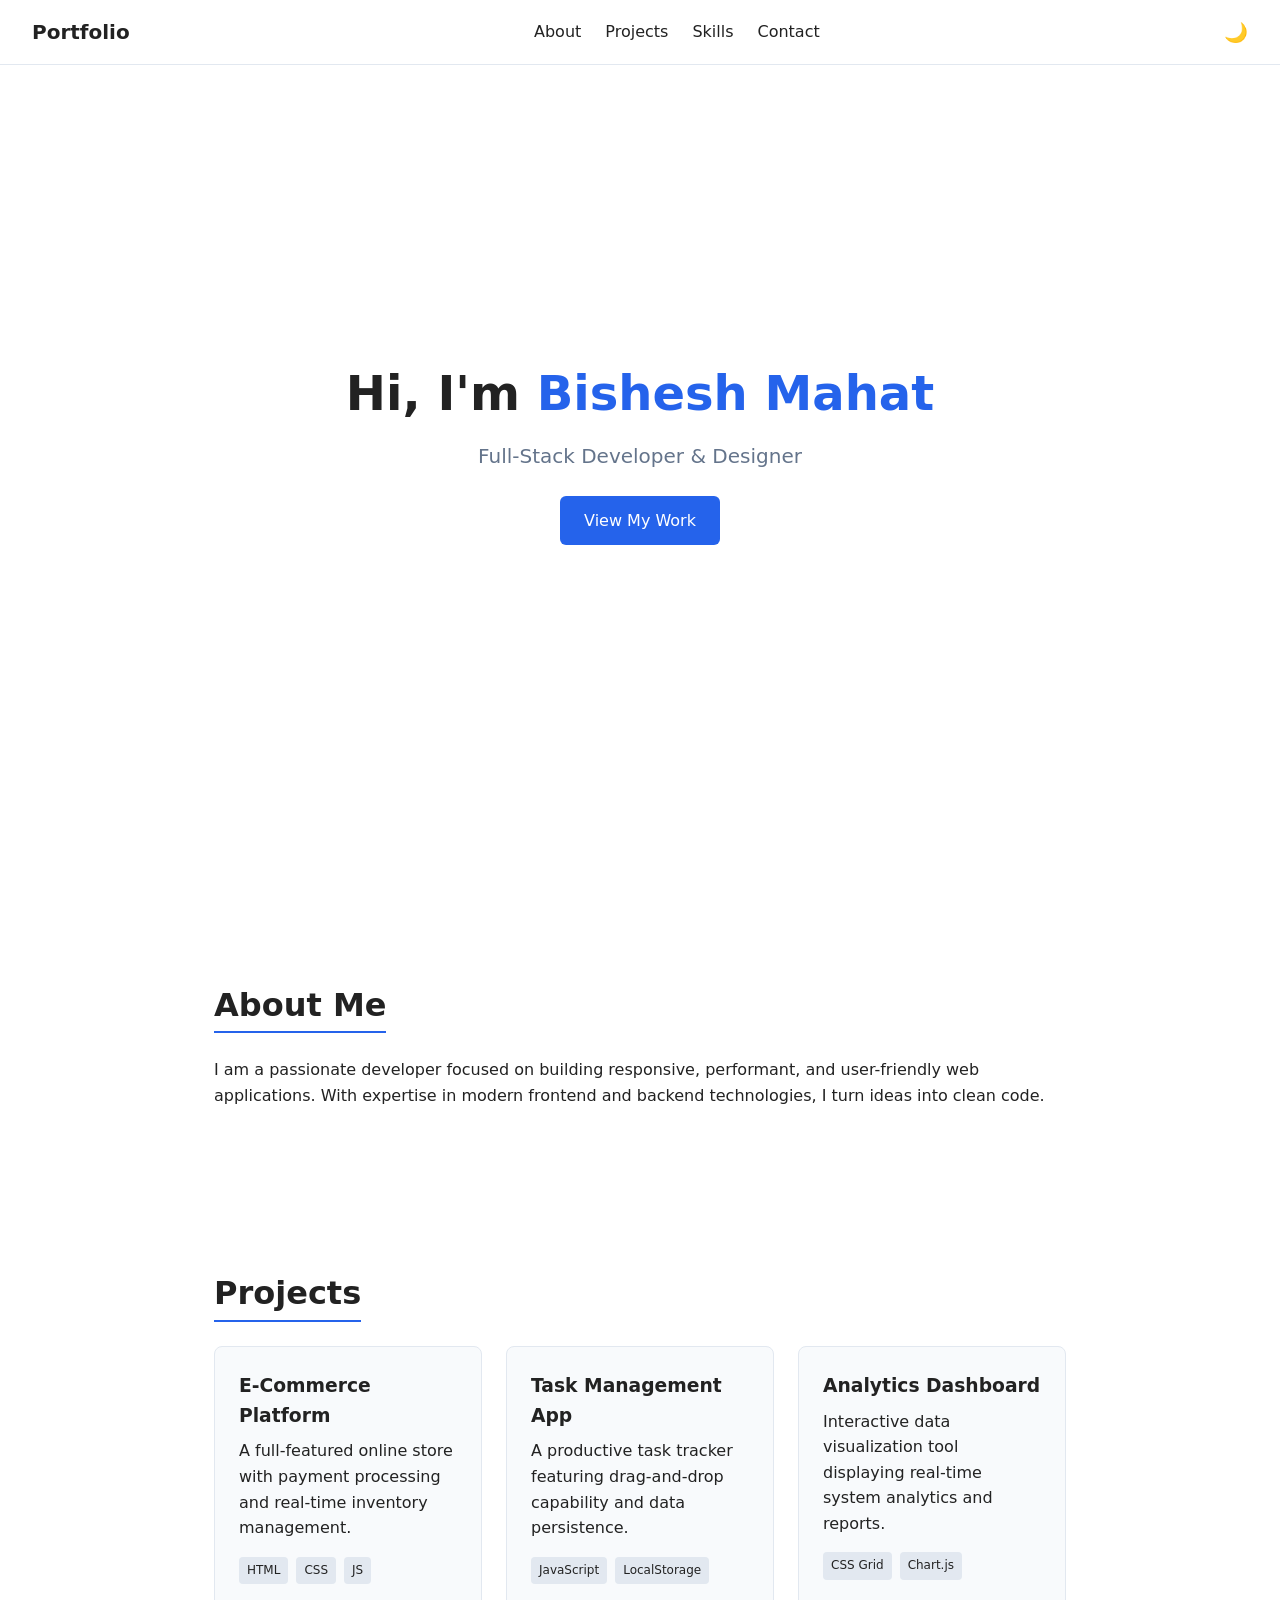
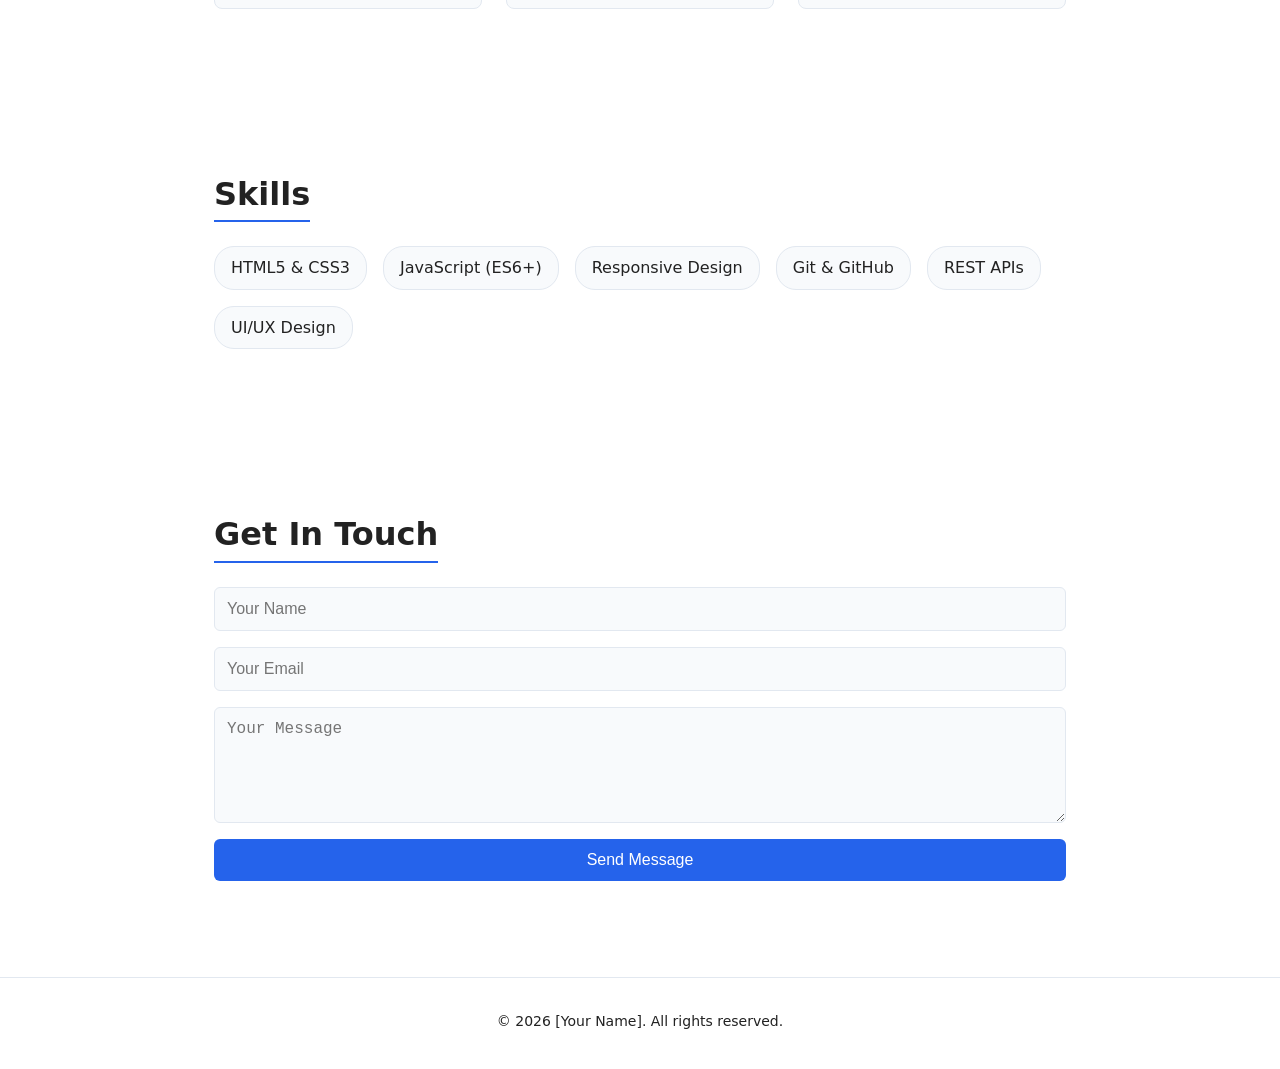
<file: index.html>
<!DOCTYPE html>
<html lang="en">
<head>
  <meta charset="UTF-8" />
  <meta name="viewport" content="width=device-width, initial-scale=1.0" />
  <title>Professional Portfolio</title>
  <link rel="stylesheet" href="style.css" />
  <script src="script.js" defer></script>
</head>
<body>

  <!-- Navigation -->
  <nav class="navbar">
    <div class="logo">Portfolio</div>
    <ul class="nav-links">
      <li><a href="#about">About</a></li>
      <li><a href="#projects">Projects</a></li>
      <li><a href="#skills">Skills</a></li>
      <li><a href="#contact">Contact</a></li>
    </ul>
    <button id="theme-toggle" aria-label="Toggle dark mode">🌙</button>
  </nav>

  <!-- Hero Section -->
  <header class="hero">
    <div class="hero-content">
      <h1>Hi, I'm <span class="highlight">Bishesh Mahat</span></h1>
      <p class="tagline">Full-Stack Developer & Designer</p>
      <a href="#projects" class="btn">View My Work</a>
    </div>
  </header>

  <!-- About Section -->
  <section id="about" class="section">
    <h2>About Me</h2>
    <p>
      I am a passionate developer focused on building responsive, performant, and user-friendly web applications. With expertise in modern frontend and backend technologies, I turn ideas into clean code.
    </p>
  </section>

  <!-- Projects Section -->
  <section id="projects" class="section">
    <h2>Projects</h2>
    <div class="project-grid">
      <div class="project-card">
        <h3>E-Commerce Platform</h3>
        <p>A full-featured online store with payment processing and real-time inventory management.</p>
        <div class="tags">
          <span>HTML</span><span>CSS</span><span>JS</span>
        </div>
      </div>
      <div class="project-card">
        <h3>Task Management App</h3>
        <p>A productive task tracker featuring drag-and-drop capability and data persistence.</p>
        <div class="tags">
          <span>JavaScript</span><span>LocalStorage</span>
        </div>
      </div>
      <div class="project-card">
        <h3>Analytics Dashboard</h3>
        <p>Interactive data visualization tool displaying real-time system analytics and reports.</p>
        <div class="tags">
          <span>CSS Grid</span><span>Chart.js</span>
        </div>
      </div>
    </div>
  </section>

  <!-- Skills Section -->
  <section id="skills" class="section">
    <h2>Skills</h2>
    <ul class="skills-list">
      <li>HTML5 & CSS3</li>
      <li>JavaScript (ES6+)</li>
      <li>Responsive Design</li>
      <li>Git & GitHub</li>
      <li>REST APIs</li>
      <li>UI/UX Design</li>
    </ul>
  </section>

  <!-- Contact Section -->
  <section id="contact" class="section">
    <h2>Get In Touch</h2>
    <form id="contact-form" class="contact-form">
      <input type="text" id="name" placeholder="Your Name" required />
      <input type="email" id="email" placeholder="Your Email" required />
      <textarea id="message" rows="5" placeholder="Your Message" required></textarea>
      <button type="submit" class="btn">Send Message</button>
    </form>
    <p id="form-status"></p>
  </section>

  <!-- Footer -->
  <footer>
    <p>&copy; 2026 [Your Name]. All rights reserved.</p>
  </footer>

</body>
</html>
</file>
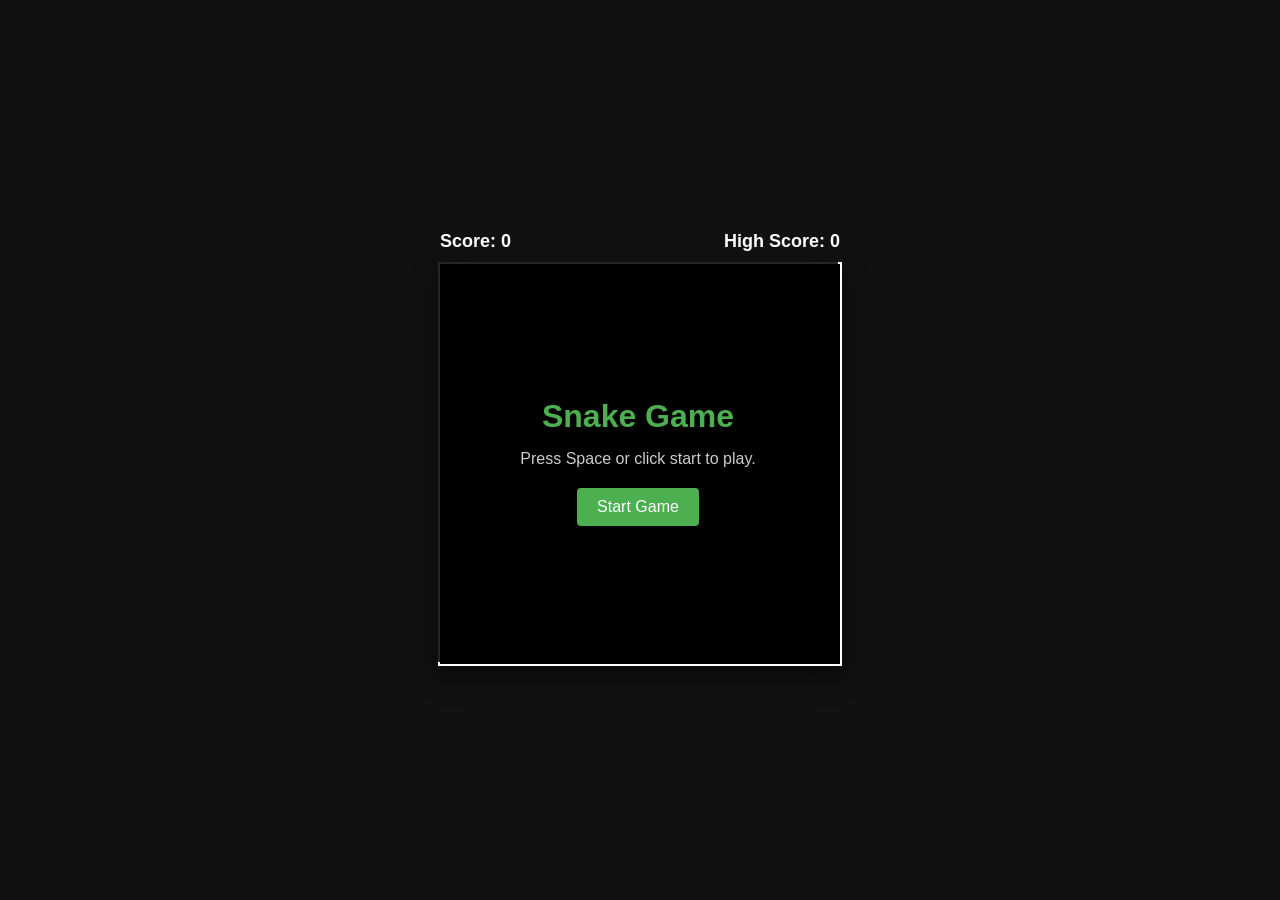
<file: snake/index.html>
<!DOCTYPE html>
<html>
<head>
  <title>Enhanced Snake HTML Game</title>
  <meta charset="UTF-8">
  <style>
    html, body {
      height: 100%;
      margin: 0;
      font-family: 'Segoe UI', Tahoma, Geneva, Verdana, sans-serif;
    }

    body {
      background: #111;
      color: #fff;
      display: flex;
      flex-direction: column;
      align-items: center;
      justify-content: center;
    }

    .game-container {
      position: relative;
    }

    .score-board {
      display: flex;
      justify-content: space-between;
      width: 400px;
      margin-bottom: 10px;
      font-size: 18px;
      font-weight: bold;
    }

    canvas {
      border: 2px solid #fff;
      background-color: #000;
      box-shadow: 0 10px 20px rgba(0,0,0,0.5);
    }

    .overlay {
      position: absolute;
      top: 0;
      left: 0;
      width: 400px;
      height: 400px;
      background: rgba(0, 0, 0, 0.85);
      display: flex;
      flex-direction: column;
      align-items: center;
      justify-content: center;
      box-sizing: border-box;
      padding: 20px;
      text-align: center;
    }

    .overlay h1 {
      margin: 0 0 10px 0;
      font-size: 32px;
      color: #4CAF50;
    }

    .overlay p {
      margin: 5px 0 20px 0;
      font-size: 16px;
      color: #ccc;
    }

    .btn {
      background-color: #4CAF50;
      color: white;
      border: none;
      padding: 10px 20px;
      font-size: 16px;
      cursor: pointer;
      border-radius: 4px;
      transition: background 0.2s;
    }

    .btn:hover {
      background-color: #45a049;
    }

    .hidden {
      display: none !important;
    }
  </style>
</head>
<body>

  <div class="score-board">
    <div>Score: <span id="score">0</span></div>
    <div>High Score: <span id="high-score">0</span></div>
  </div>

  <div class="game-container">
    <canvas width="400" height="400" id="game"></canvas>
    
    <div id="overlay" class="overlay">
      <h1 id="overlay-title">Snake Game</h1>
      <p id="overlay-msg">Press Space or click start to play.</p>
      <button id="start-btn" class="btn">Start Game</button>
    </div>
  </div>

<script>
const canvas = document.getElementById('game');
const context = canvas.getContext('2d');

const scoreEl = document.getElementById('score');
const highScoreEl = document.getElementById('high-score');
const overlay = document.getElementById('overlay');
const overlayTitle = document.getElementById('overlay-title');
const overlayMsg = document.getElementById('overlay-msg');
const startBtn = document.getElementById('start-btn');

const grid = 16;
let count = 0;
let score = 0;
let highScore = localStorage.getItem('snake_high_score') || 0;

let isRunning = false;
let isPaused = false;
let animationFrameId;

highScoreEl.textContent = highScore;

const snake = {
  x: 160,
  y: 160,
  dx: grid,
  dy: 0,
  cells: [],
  maxCells: 4
};

const apple = {
  x: 320,
  y: 320
};

function getRandomInt(min, max) {
  return Math.floor(Math.random() * (max - min)) + min;
}

function resetGame() {
  score = 0;
  scoreEl.textContent = score;
  
  snake.x = 160;
  snake.y = 160;
  snake.cells = [];
  snake.maxCells = 4;
  snake.dx = grid;
  snake.dy = 0;

  placeApple();
}

function placeApple() {
  apple.x = getRandomInt(0, 25) * grid;
  apple.y = getRandomInt(0, 25) * grid;

  // Make sure apple doesn't spawn inside the snake body
  for (let cell of snake.cells) {
    if (cell.x === apple.x && cell.y === apple.y) {
      placeApple();
      break;
    }
  }
}

function startGame() {
  resetGame();
  isRunning = true;
  isPaused = false;
  overlay.classList.add('hidden');
  animationFrameId = requestAnimationFrame(loop);
}

function gameOver() {
  isRunning = false;
  cancelAnimationFrame(animationFrameId);

  if (score > highScore) {
    highScore = score;
    localStorage.setItem('snake_high_score', highScore);
    highScoreEl.textContent = highScore;
  }

  overlayTitle.textContent = "Game Over!";
  overlayMsg.textContent = `Your Final Score: ${score}`;
  startBtn.textContent = "Play Again";
  overlay.classList.remove('hidden');
}

function togglePause() {
  if (!isRunning) return;

  isPaused = !isPaused;
  if (isPaused) {
    overlayTitle.textContent = "Paused";
    overlayMsg.textContent = "Press Space to resume";
    startBtn.textContent = "Resume";
    overlay.classList.remove('hidden');
  } else {
    overlay.classList.add('hidden');
  }
}

function loop() {
  if (!isRunning) return;
  animationFrameId = requestAnimationFrame(loop);

  if (isPaused) return;

  // Slow loop to 15 FPS
  if (++count < 4) {
    return;
  }

  count = 0;
  context.clearRect(0, 0, canvas.width, canvas.height);

  snake.x += snake.dx;
  snake.y += snake.dy;

  // Wrap horizontal
  if (snake.x < 0) snake.x = canvas.width - grid;
  else if (snake.x >= canvas.width) snake.x = 0;

  // Wrap vertical
  if (snake.y < 0) snake.y = canvas.height - grid;
  else if (snake.y >= canvas.height) snake.y = 0;

  snake.cells.unshift({ x: snake.x, y: snake.y });

  if (snake.cells.length > snake.maxCells) {
    snake.cells.pop();
  }

  // Draw apple
  context.fillStyle = '#ff4d4d';
  context.fillRect(apple.x, apple.y, grid - 1, grid - 1);

  // Draw snake
  context.fillStyle = '#4CAF50';
  snake.cells.forEach(function(cell, index) {
    context.fillRect(cell.x, cell.y, grid - 1, grid - 1);

    // Ate apple
    if (cell.x === apple.x && cell.y === apple.y) {
      snake.maxCells++;
      score += 10;
      scoreEl.textContent = score;
      placeApple();
    }

    // Collision check
    for (let i = index + 1; i < snake.cells.length; i++) {
      if (cell.x === snake.cells[i].x && cell.y === snake.cells[i].y) {
        gameOver();
      }
    }
  });
}

// Input listener
document.addEventListener('keydown', function(e) {
  // Arrow keys prevent default scrolling behavior
  if (["ArrowUp", "ArrowDown", "ArrowLeft", "ArrowRight", "Space"].includes(e.code)) {
    e.preventDefault();
  }

  if (e.code === 'Space') {
    if (!isRunning) {
      startGame();
    } else {
      togglePause();
    }
    return;
  }

  if (isPaused || !isRunning) return;

  // Modern `e.key` handling
  if ((e.key === 'ArrowLeft' || e.key === 'a') && snake.dx === 0) {
    snake.dx = -grid;
    snake.dy = 0;
  } else if ((e.key === 'ArrowUp' || e.key === 'w') && snake.dy === 0) {
    snake.dy = -grid;
    snake.dx = 0;
  } else if ((e.key === 'ArrowRight' || e.key === 'd') && snake.dx === 0) {
    snake.dx = grid;
    snake.dy = 0;
  } else if ((e.key === 'ArrowDown' || e.key === 's') && snake.dy === 0) {
    snake.dy = grid;
    snake.dx = 0;
  }
});

startBtn.addEventListener('click', function() {
  if (!isRunning) {
    startGame();
  } else if (isPaused) {
    togglePause();
  }
});
</script>
</body>
</html>
</file>
<file: style.css>
/* Color Palette & CSS Variables */
:root {
  --bg-color: #ffffff;
  --text-color: #222222;
  --primary-color: #2563eb;
  --card-bg: #f8fafc;
  --border-color: #e2e8f0;
  --nav-bg: rgba(255, 255, 255, 0.9);
}

[data-theme="dark"] {
  --bg-color: #0f172a;
  --text-color: #f8fafc;
  --primary-color: #3b82f6;
  --card-bg: #1e293b;
  --border-color: #334155;
  --nav-bg: rgba(15, 23, 42, 0.9);
}

/* Global Styles */
* {
  margin: 0;
  padding: 0;
  box-sizing: border-box;
}

html {
  scroll-behavior: smooth;
}

body {
  font-family: system-ui, -apple-system, BlinkMacSystemFont, "Segoe UI", Roboto, sans-serif;
  background-color: var(--bg-color);
  color: var(--text-color);
  line-height: 1.6;
  transition: background-color 0.3s, color 0.3s;
}

/* Navigation */
.navbar {
  position: fixed;
  top: 0;
  width: 100%;
  display: flex;
  justify-content: space-between;
  align-items: center;
  padding: 1rem 2rem;
  background: var(--nav-bg);
  backdrop-filter: blur(8px);
  border-bottom: 1px solid var(--border-color);
  z-index: 1000;
}

.logo {
  font-size: 1.25rem;
  font-weight: 700;
}

.nav-links {
  display: flex;
  list-style: none;
  gap: 1.5rem;
}

.nav-links a {
  text-decoration: none;
  color: var(--text-color);
  font-weight: 500;
  transition: color 0.2s;
}

.nav-links a:hover {
  color: var(--primary-color);
}

#theme-toggle {
  background: none;
  border: none;
  font-size: 1.2rem;
  cursor: pointer;
}

/* Hero Section */
.hero {
  min-height: 100vh;
  display: flex;
  justify-content: center;
  align-items: center;
  text-align: center;
  padding: 0 1rem;
}

.hero h1 {
  font-size: 3rem;
  margin-bottom: 0.5rem;
}

.highlight {
  color: var(--primary-color);
}

.tagline {
  font-size: 1.25rem;
  color: #64748b;
  margin-bottom: 1.5rem;
}

.btn {
  display: inline-block;
  padding: 0.75rem 1.5rem;
  background-color: var(--primary-color);
  color: #ffffff;
  text-decoration: none;
  border: none;
  border-radius: 6px;
  cursor: pointer;
  font-size: 1rem;
  transition: opacity 0.2s;
}

.btn:hover {
  opacity: 0.9;
}

/* Layout Sections */
.section {
  max-width: 900px;
  margin: 0 auto;
  padding: 5rem 1.5rem;
}

.section h2 {
  font-size: 2rem;
  margin-bottom: 1.5rem;
  border-bottom: 2px solid var(--primary-color);
  display: inline-block;
}

/* Projects Grid */
.project-grid {
  display: grid;
  grid-template-columns: repeat(auto-fit, minmax(250px, 1fr));
  gap: 1.5rem;
}

.project-card {
  background-color: var(--card-bg);
  border: 1px solid var(--border-color);
  border-radius: 8px;
  padding: 1.5rem;
  transition: transform 0.2s;
}

.project-card:hover {
  transform: translateY(-4px);
}

.project-card h3 {
  margin-bottom: 0.5rem;
}

.tags {
  margin-top: 1rem;
  display: flex;
  gap: 0.5rem;
  flex-wrap: wrap;
}

.tags span {
  font-size: 0.75rem;
  background: var(--border-color);
  padding: 0.25rem 0.5rem;
  border-radius: 4px;
}

/* Skills List */
.skills-list {
  display: flex;
  flex-wrap: wrap;
  gap: 1rem;
  list-style: none;
}

.skills-list li {
  background-color: var(--card-bg);
  border: 1px solid var(--border-color);
  padding: 0.5rem 1rem;
  border-radius: 20px;
}

/* Contact Form */
.contact-form {
  display: flex;
  flex-direction: column;
  gap: 1rem;
}

.contact-form input,
.contact-form textarea {
  padding: 0.75rem;
  border: 1px solid var(--border-color);
  border-radius: 6px;
  background-color: var(--card-bg);
  color: var(--text-color);
  font-size: 1rem;
}

#form-status {
  margin-top: 1rem;
  font-weight: 500;
}

/* Footer */
footer {
  text-align: center;
  padding: 2rem;
  border-top: 1px solid var(--border-color);
  font-size: 0.875rem;
}
</file>
